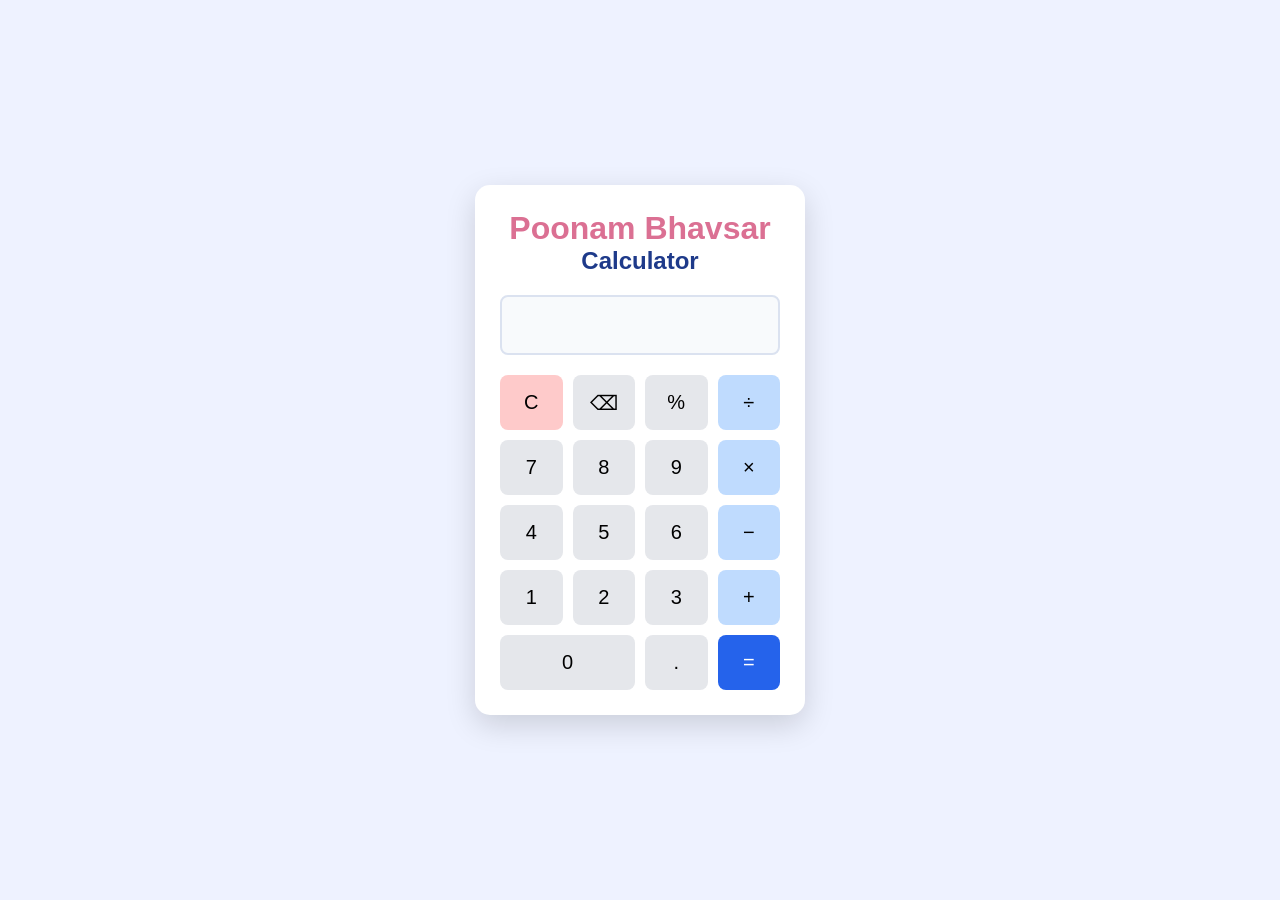
<file: Calculator/index.html>
<!DOCTYPE html>
<html lang="en">
<head>
    <meta charset="UTF-8">
    <meta name="viewport" content="width=device-width, initial-scale=1.0">

    <title>Calculator</title>

    <link rel="stylesheet" href="style.css">
</head>

<body>
    
    <div class="calculator">
        <h1 align="center" style="color: palevioletred;">Poonam Bhavsar</h1>
        <h2>Calculator</h2>

        <input type="text" id="display" readonly>

        <div class="buttons">

            <button onclick="clearDisplay()" class="clear">C</button>
            <button onclick="deleteLast()">⌫</button>
            <button onclick="addValue('%')">%</button>
            <button onclick="addValue('/')" class="operator">÷</button>

            <button onclick="addValue('7')">7</button>
            <button onclick="addValue('8')">8</button>
            <button onclick="addValue('9')">9</button>
            <button onclick="addValue('*')" class="operator">×</button>

            <button onclick="addValue('4')">4</button>
            <button onclick="addValue('5')">5</button>
            <button onclick="addValue('6')">6</button>
            <button onclick="addValue('-')" class="operator">−</button>

            <button onclick="addValue('1')">1</button>
            <button onclick="addValue('2')">2</button>
            <button onclick="addValue('3')">3</button>
            <button onclick="addValue('+')" class="operator">+</button>

            <button onclick="addValue('0')" class="zero">0</button>
            <button onclick="addValue('.')">.</button>
            <button onclick="calculate()" class="equal">=</button>

        </div>

    </div>


    <script src="script.js"></script>

</body>
</html>
</file>
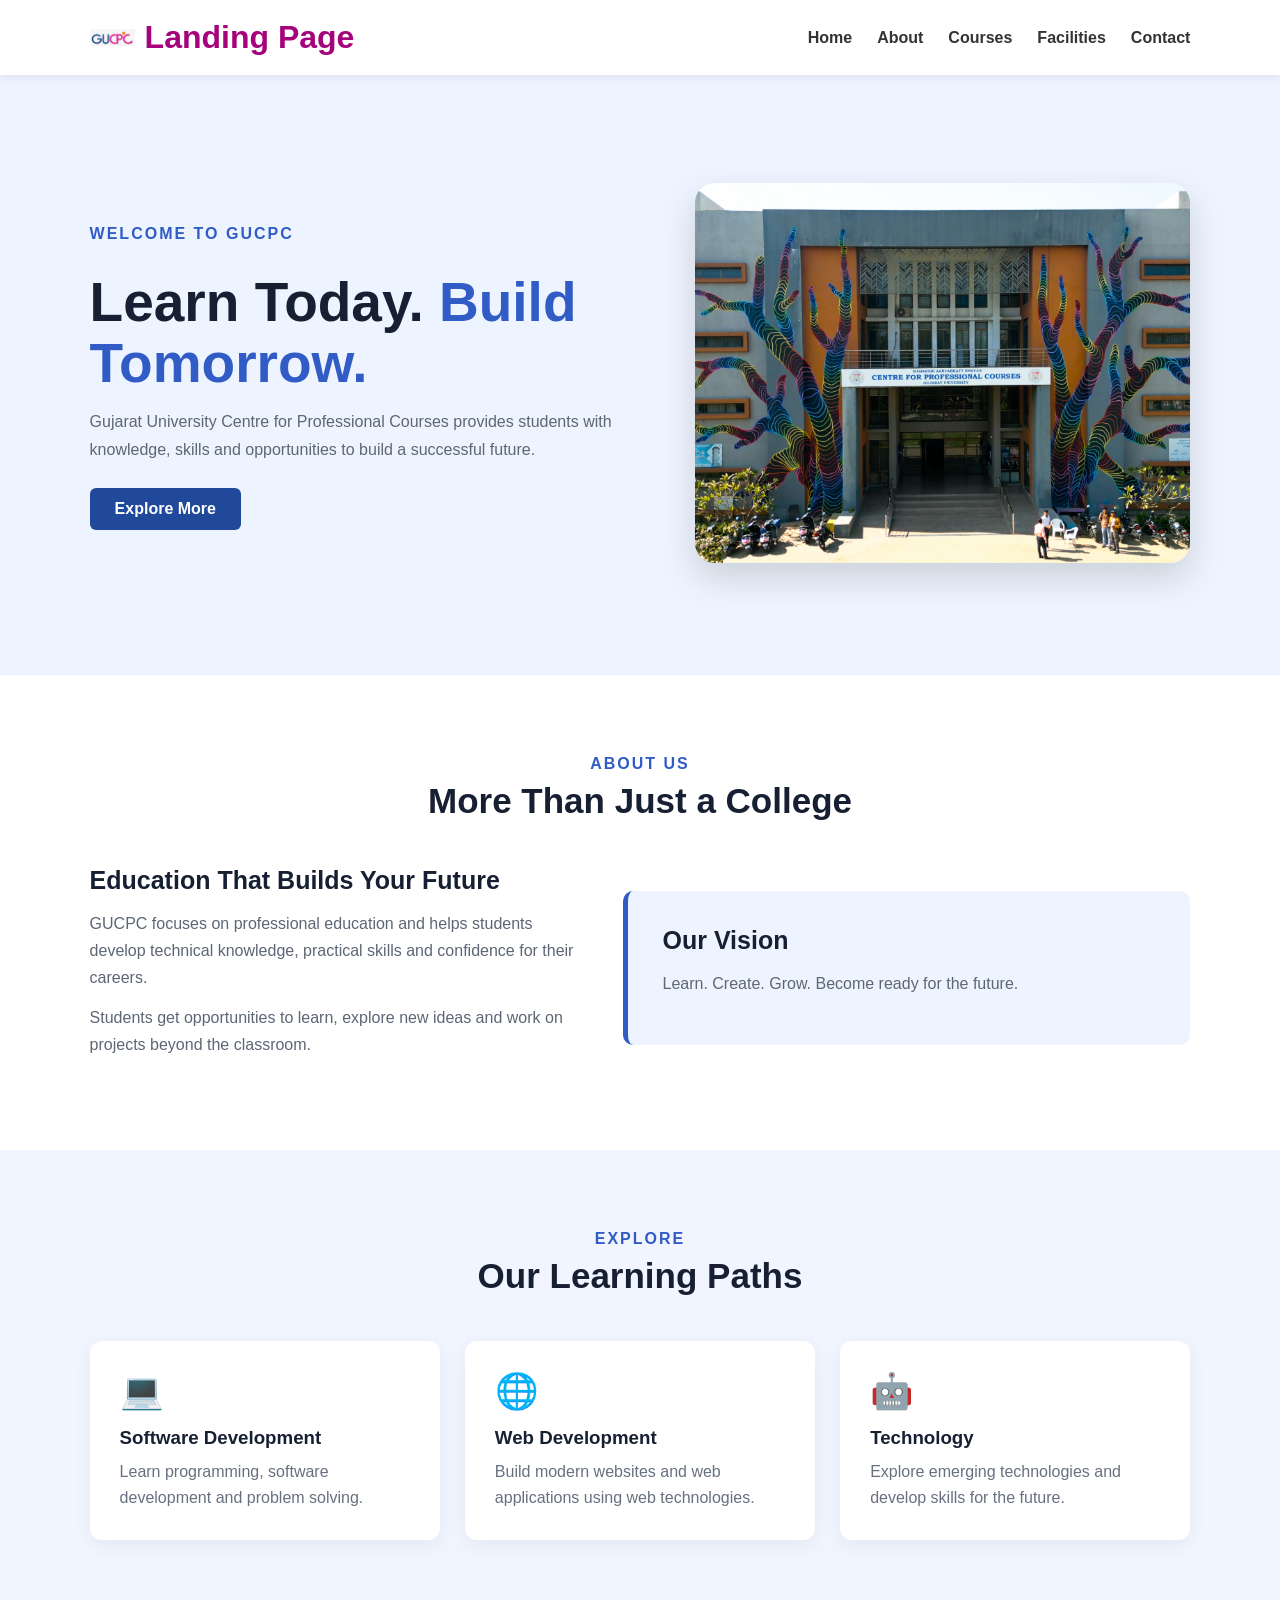
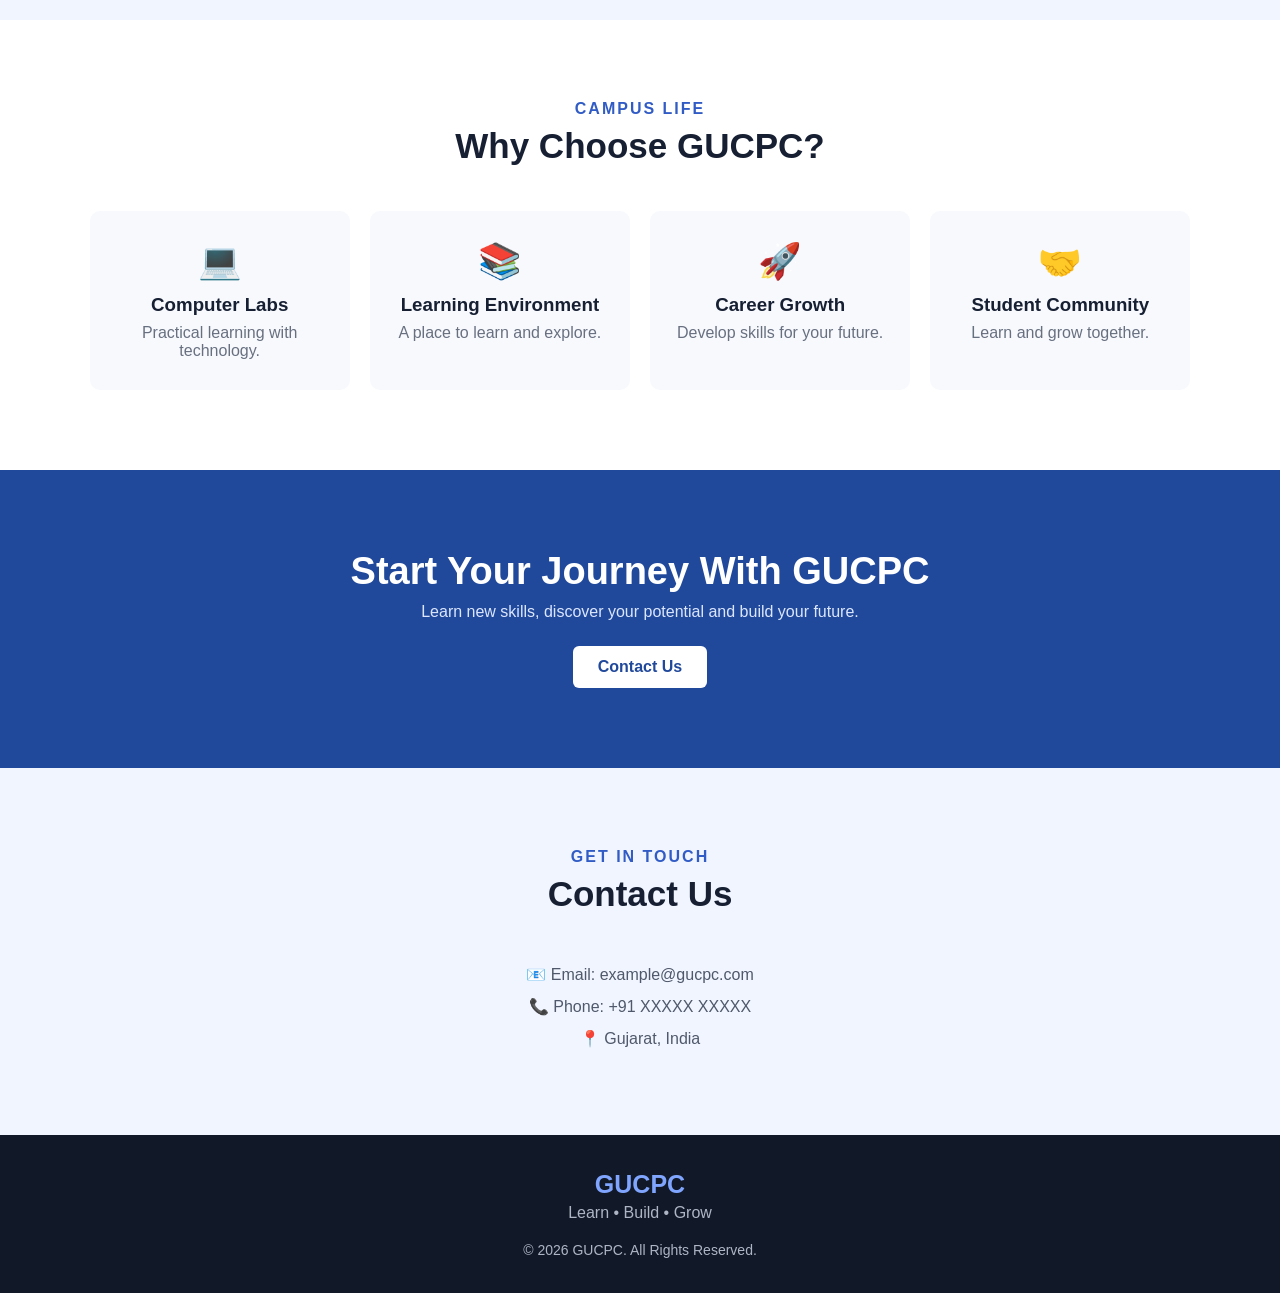
<file: Landing Page/index.html>
<!DOCTYPE html>
<html lang="en">
<head>
    <meta charset="UTF-8">
    <meta name="viewport" content="width=device-width, initial-scale=1.0">

    <title>GUCPC | College</title>

    <link rel="stylesheet" href="style.css">
</head>

<body>

    

    <header>
        <div class="logo">
            <img src="images/logo.png" alt="GUCPC Logo">
            
            
            <h1 style="color: rgb(164, 3, 124);">Landing Page</h1>
        </div>

        <nav>
            <a href="#home">Home</a>
            <a href="#about">About</a>
            <a href="#courses">Courses</a>
            <a href="#facilities">Facilities</a>
            <a href="#contact">Contact</a>
        </nav>
    </header>


    

    <section class="hero" id="home">

        <div class="hero-text">

            <p>WELCOME TO GUCPC</p>

            <h1>
                Learn Today.
                <span>Build Tomorrow.</span>
            </h1>

            <p>
                Gujarat University Centre for Professional Courses
                provides students with knowledge, skills and opportunities
                to build a successful future.
            </p>

            <a href="#about" class="btn">Explore More</a>

        </div>

        <div class="hero-image">
            <img src="images/college.png" alt="GUCPC College">
        </div>

    </section>


    

    <section class="about" id="about">

        <div class="section-title">
            <p>ABOUT US</p>
            <h2>More Than Just a College</h2>
        </div>

        <div class="about-content">

            <div>
                <h3>Education That Builds Your Future</h3>

                <p>
                    GUCPC focuses on professional education and helps
                    students develop technical knowledge, practical skills
                    and confidence for their careers.
                </p>

                <p>
                    Students get opportunities to learn, explore new ideas
                    and work on projects beyond the classroom.
                </p>
            </div>

            <div class="about-box">
                <h3>Our Vision</h3>
                <p>
                    Learn. Create. Grow. Become ready for the future.
                </p>
            </div>

        </div>

    </section>


  

    <section class="courses" id="courses">

        <div class="section-title">
            <p>EXPLORE</p>
            <h2>Our Learning Paths</h2>
        </div>

        <div class="cards">

            <div class="card">
                <div class="icon">💻</div>
                <h3>Software Development</h3>
                <p>
                    Learn programming, software development and
                    problem solving.
                </p>
            </div>

            <div class="card">
                <div class="icon">🌐</div>
                <h3>Web Development</h3>
                <p>
                    Build modern websites and web applications
                    using web technologies.
                </p>
            </div>

            <div class="card">
                <div class="icon">🤖</div>
                <h3>Technology</h3>
                <p>
                    Explore emerging technologies and develop
                    skills for the future.
                </p>
            </div>

        </div>

    </section>


    

    <section class="facilities" id="facilities">

        <div class="section-title">
            <p>CAMPUS LIFE</p>
            <h2>Why Choose GUCPC?</h2>
        </div>

        <div class="facility-container">

            <div class="facility">
                <span>💻</span>
                <h3>Computer Labs</h3>
                <p>Practical learning with technology.</p>
            </div>

            <div class="facility">
                <span>📚</span>
                <h3>Learning Environment</h3>
                <p>A place to learn and explore.</p>
            </div>

            <div class="facility">
                <span>🚀</span>
                <h3>Career Growth</h3>
                <p>Develop skills for your future.</p>
            </div>

            <div class="facility">
                <span>🤝</span>
                <h3>Student Community</h3>
                <p>Learn and grow together.</p>
            </div>

        </div>

    </section>


    

    <section class="cta">

        <h2>Start Your Journey With GUCPC</h2>

        <p>
            Learn new skills, discover your potential
            and build your future.
        </p>

        <a href="#contact" class="btn">Contact Us</a>

    </section>



    <section class="contact" id="contact">

        <div class="section-title">
            <p>GET IN TOUCH</p>
            <h2>Contact Us</h2>
        </div>

        <div class="contact-info">

            <p>📧 Email: example@gucpc.com</p>
            <p>📞 Phone: +91 XXXXX XXXXX</p>
            <p>📍 Gujarat, India</p>

        </div>

    </section>


   

    <footer>

        <h3>GUCPC</h3>

        <p>Learn • Build • Grow</p>

        <p class="copyright">
            © 2026 GUCPC. All Rights Reserved.
        </p>

    </footer>

</body>
</html>
</file>
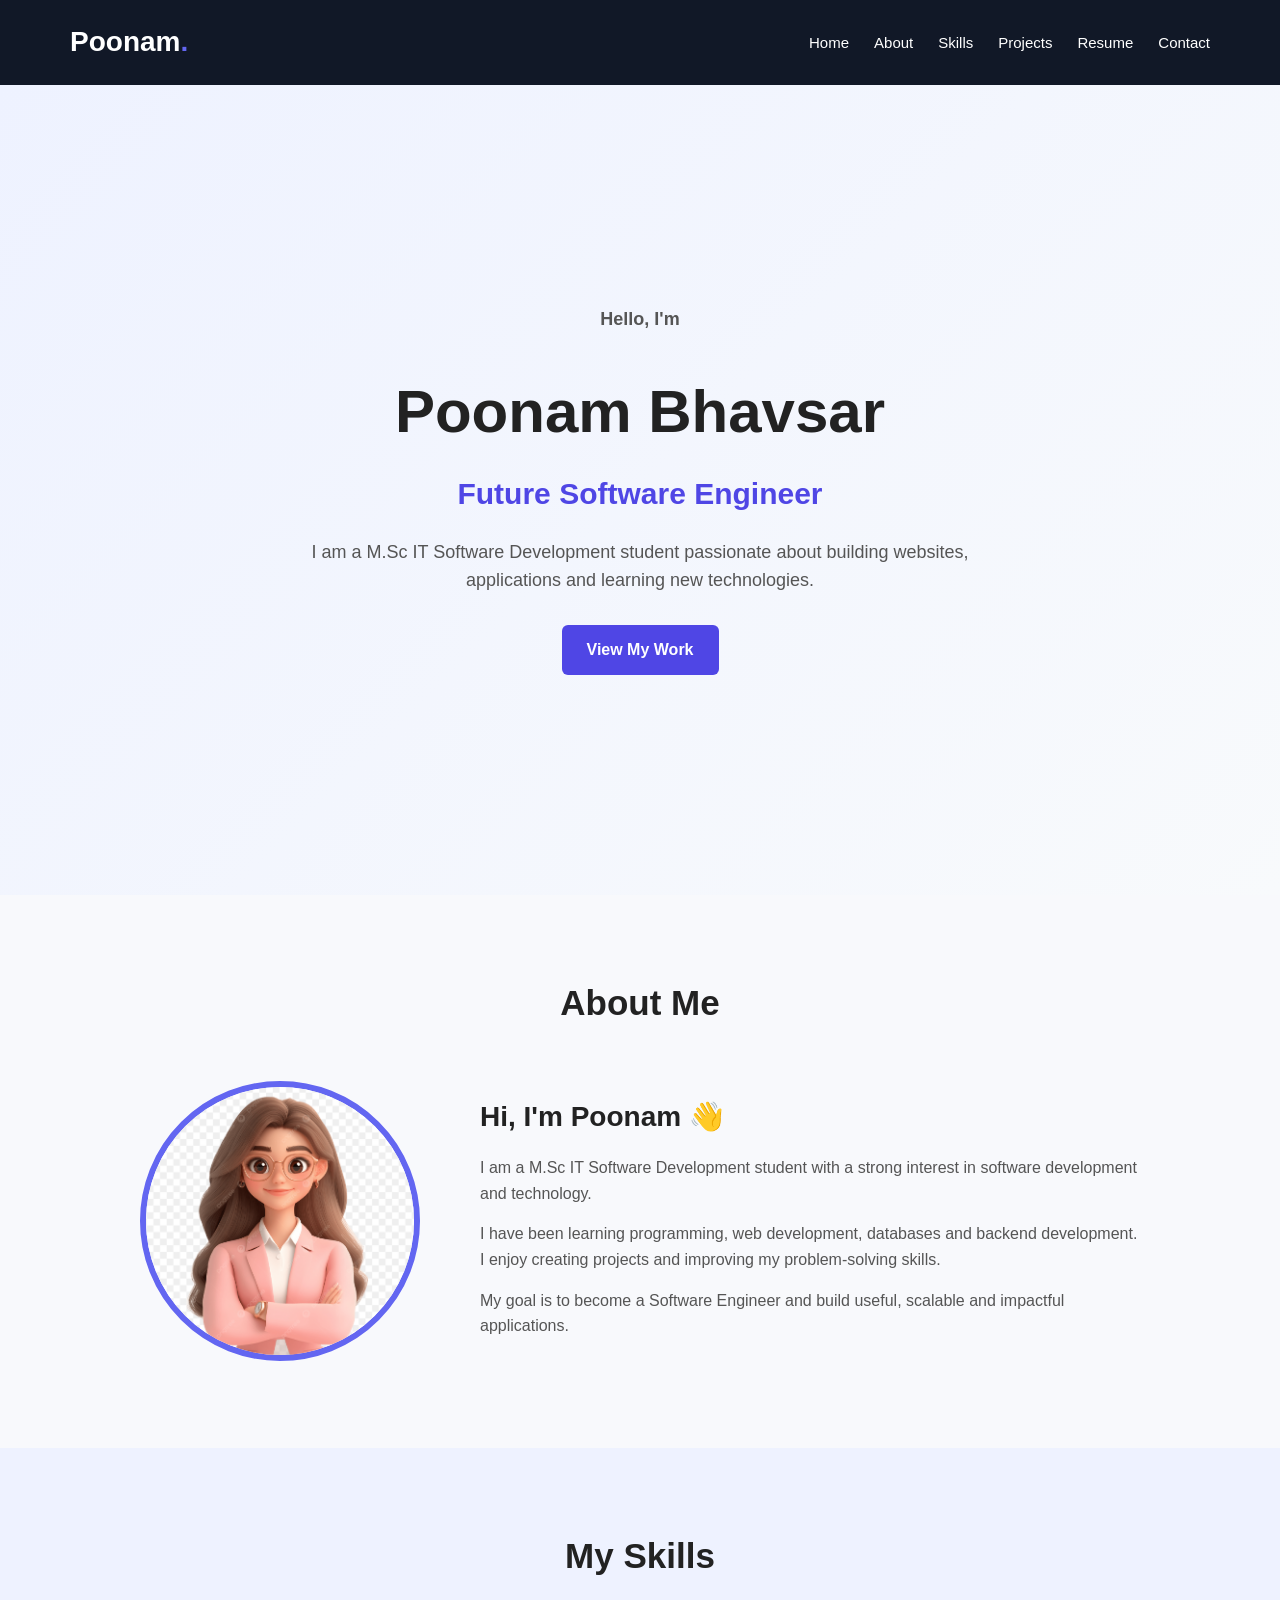
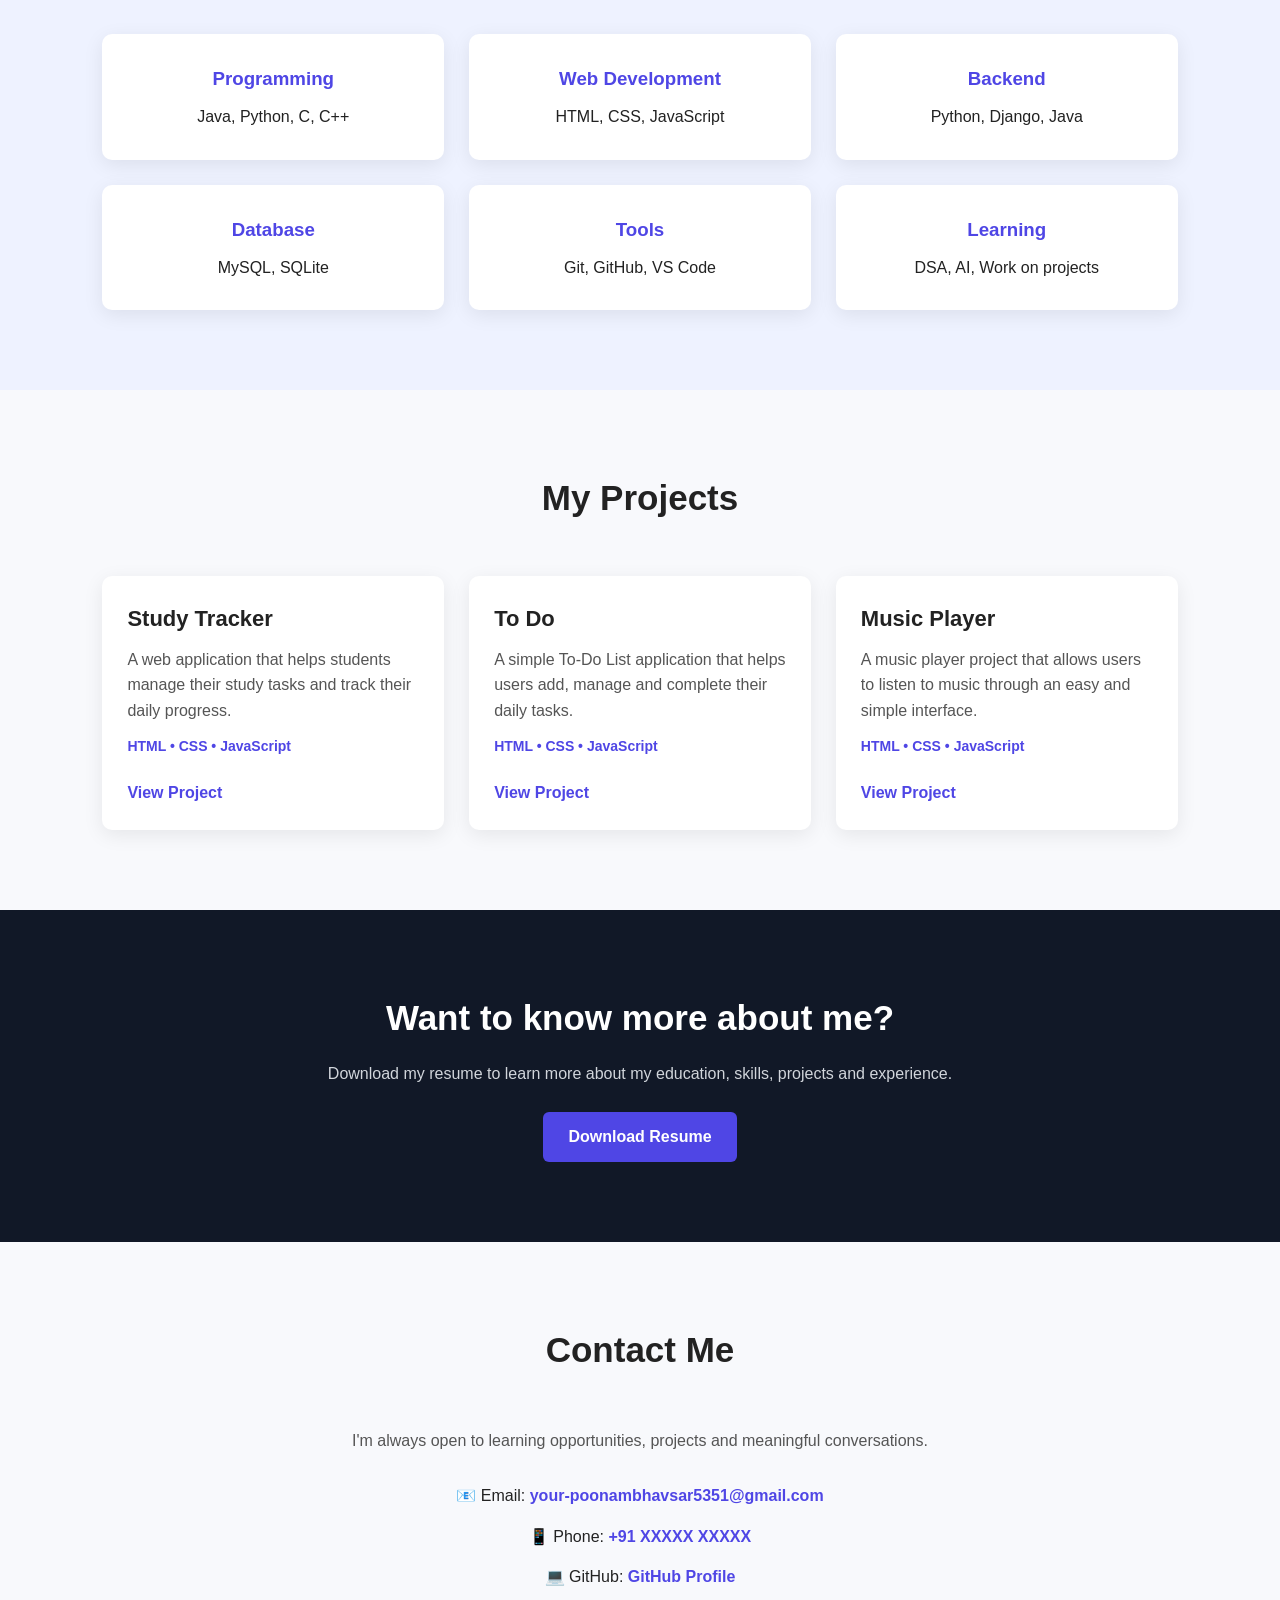
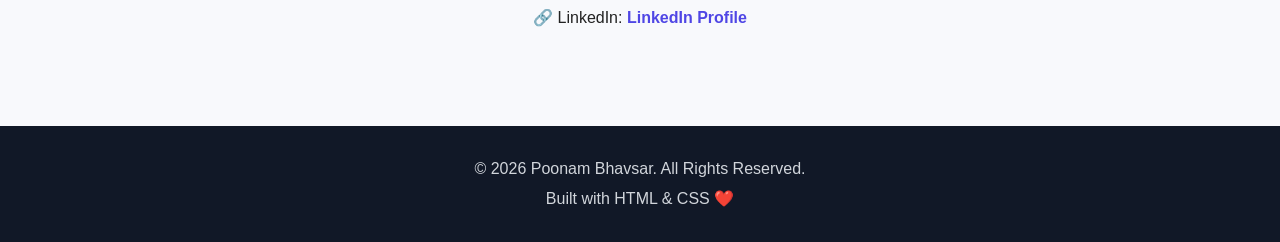
<file: Portfolio/index.html>
<!DOCTYPE html>
<html lang="en">
<head>
    <meta charset="UTF-8">
    <meta name="viewport" content="width=device-width, initial-scale=1.0">

    <title>Poonam Bhavsar | Software Developer</title>

    <link rel="stylesheet" href="style.css">
</head>

<body>

    <header>
        <nav class="navbar">

            <div class="logo">
                Poonam<span>.</span>
            </div>

            <ul class="nav-links">
                <li><a href="#home">Home</a></li>
                <li><a href="#about">About</a></li>
                <li><a href="#skills">Skills</a></li>
                <li><a href="#projects">Projects</a></li>
                <li><a href="#resume">Resume</a></li>
                <li><a href="#contact">Contact</a></li>
            </ul>

        </nav>
    </header>


    
    <section id="home" class="hero">

        <div class="hero-content">

            <p class="hello">Hello, I'm</p>

            <h1>Poonam Bhavsar</h1>

            <h2>Future Software Engineer</h2>

            <p>
                I am a M.Sc IT Software Development student passionate about
                building websites, applications and learning new technologies.
            </p>

            <a href="#projects" class="btn">View My Work</a>

        </div>

    </section>


    
    <section id="about" class="section">

        <h2 class="section-title">About Me</h2>

        <div class="about-container">

            <div class="about-image">
                <img src="images/profile.png" alt="Poonam Bhavsar">
            </div>

            <div class="about-content">

                <h3>Hi, I'm Poonam 👋</h3>

                <p>
                    I am a M.Sc IT Software Development student with a strong
                    interest in software development and technology.
                </p>

                <p>
                    I have been learning programming, web development,
                    databases and backend development. I enjoy creating
                    projects and improving my problem-solving skills.
                </p>

                <p>
                    My goal is to become a Software Engineer and build
                    useful, scalable and impactful applications.
                </p>

            </div>

        </div>

    </section>


   
    <section id="skills" class="section skills-section">

        <h2 class="section-title">My Skills</h2>

        <div class="skills-container">

            <div class="skill-card">
                <h3>Programming</h3>
                <p>Java, Python, C, C++</p>
            </div>

            <div class="skill-card">
                <h3>Web Development</h3>
                <p>HTML, CSS, JavaScript</p>
            </div>

            <div class="skill-card">
                <h3>Backend</h3>
                <p>Python, Django, Java</p>
            </div>

            <div class="skill-card">
                <h3>Database</h3>
                <p>MySQL, SQLite</p>
            </div>

            <div class="skill-card">
                <h3>Tools</h3>
                <p>Git, GitHub, VS Code</p>
            </div>

            <div class="skill-card">
                <h3>Learning</h3>
                <p>DSA, AI, Work on projects</p>
            </div>

        </div>

    </section>


   
    <section id="projects" class="section">

        <h2 class="section-title">My Projects</h2>

        <div class="projects-container">

            <!-- Project 1 -->
            <div class="project-card">

               

                <div class="project-content">

                    <h3>Study Tracker</h3>

                    <p>
                        A web application that helps students manage their
                        study tasks and track their daily progress.
                    </p>

                    <p class="technologies">
                        HTML • CSS • JavaScript
                    </p>

                    <a href="https://studytracker-poonambhavsar.netlify.app/" class="project-btn">View Project</a>

                </div>

            </div>


            <!-- Project 2 -->
            <div class="project-card">

                
                <div class="project-content">

                    <h3>To Do </h3>

                 


                <p>
            A simple To-Do List application that helps users add,
            manage and complete their daily tasks.
        </p>

        <p class="technologies">
            HTML • CSS • JavaScript
        </p>

                <a href="https://pb-task-manager.netlify.app/" class="project-btn">View Project</a>

            </div>

</div>
              


            <!-- Project 3 -->
            <div class="project-card">


                
                <div class="project-content">

               <h3>Music Player</h3>

        <p>
            A music player project that allows users to listen to
            music through an easy and simple interface.
        </p>

        <p class="technologies">
            HTML • CSS • JavaScript 
        </p>

        <a href="https://music-youtube-by-poonam.netlify.app/" class="project-btn">View Project</a>
                </div>

            </div>

        </div>

    </section>


   
    <section id="resume" class="resume-section">

        <h2>Want to know more about me?</h2>

        <p>
            Download my resume to learn more about my education,
            skills, projects and experience.
        </p>

        <a href="resume.pdf" download class="btn">
            Download Resume
        </a>

    </section>


    
    <section id="contact" class="section contact-section">

        <h2 class="section-title">Contact Me</h2>

        <p>
            I'm always open to learning opportunities, projects and
            meaningful conversations.
        </p>

        <div class="contact-info">

            <p>
                📧 Email:
                <a href="mailto:your-email@gmail.com">
                    your-poonambhavsar5351@gmail.com
                </a>
            </p>

            <p>
                📱 Phone:
                <a href="tel:+91XXXXXXXXXX">
                    +91 XXXXX XXXXX
                </a>
            </p>

            <p>
                💻 GitHub:
                <a href="#" target="_blank">
                    GitHub Profile
                </a>
            </p>

            <p>
                🔗 LinkedIn:
                <a href="#" target="_blank">
                    LinkedIn Profile
                </a>
            </p>

        </div>

    </section>


    
    <footer>

        <p>
            © 2026 Poonam Bhavsar. All Rights Reserved.
        </p>

        <p>
            Built with HTML & CSS ❤️
        </p>

    </footer>


</body>
</html>
</file>
<file: Calculator/style.css>
* {
    margin: 0;
    padding: 0;
    box-sizing: border-box;
}

body {
    font-family: Arial, sans-serif;

    min-height: 100vh;

    display: flex;
    justify-content: center;
    align-items: center;
    /* background-color: #f7aadb; */
    background-color: #eef2ff;
}

.calculator {
    width: 330px;

    padding: 25px;

    background-color: #ffffff;

    border-radius: 15px;

    box-shadow: 0 10px 30px rgba(0, 0, 0, 0.15);
}

.calculator h2 {
    text-align: center;

    margin-bottom: 20px;

    color: #1e3a8a;
}

#display {
    width: 100%;

    height: 60px;

    margin-bottom: 20px;

    padding: 10px;

    font-size: 28px;

    text-align: right;

    border: 2px solid #dbe2f0;

    border-radius: 8px;

    background-color: #f8fafc;
}

.buttons {
    display: grid;

    grid-template-columns: repeat(4, 1fr);

    gap: 10px;
}

button {
    height: 55px;

    border: none;

    border-radius: 8px;

    font-size: 20px;

    cursor: pointer;

    background-color: #e5e7eb;
}

button:hover {
    background-color: #d1d5db;
}

.operator {
    background-color: #bfdbfe;
}

.operator:hover {
    background-color: #93c5fd;
}

.clear {
    background-color: #fecaca;
}

.clear:hover {
    background-color: #fca5a5;
}

.equal {
    background-color: #2563eb;

    color: white;
}

.equal:hover {
    background-color: #1d4ed8;
}

.zero {
    grid-column: span 2;
}
</file>
<file: Landing Page/style.css>
* {
    margin: 0;
    padding: 0;
    box-sizing: border-box;
}

html {
    scroll-behavior: smooth;
}

body {
    font-family: Arial, sans-serif;
    color: #172033;
    background-color: #f8faff;
}

a {
    text-decoration: none;
}




header {
    background-color: white;
    padding: 15px 7%;

    display: flex;
    justify-content: space-between;
    align-items: center;

    position: sticky;
    top: 0;
    z-index: 10;

    box-shadow: 0 2px 10px rgba(0,0,0,0.08);
}

.logo {
    display: flex;
    align-items: center;
    gap: 10px;
}

.logo img {
    width: 45px;
    height: 45px;
    object-fit: contain;
}

.logo h2 {
    color: #21499b;
}

nav {
    display: flex;
    gap: 25px;
}

nav a {
    color: #333;
    font-weight: bold;
}

nav a:hover {
    color: #21499b;
}




.hero {
    min-height: 600px;

    padding: 70px 7%;

    display: flex;
    align-items: center;
    justify-content: space-between;

    gap: 50px;

    background-color: #eef4ff;
}

.hero-text {
    width: 50%;
}

.hero-text > p:first-child {
    color: #315cc5;
    font-weight: bold;
    letter-spacing: 2px;
}

.hero h1 {
    font-size: 55px;
    line-height: 1.1;
    margin: 15px 0;
}

.hero h1 span {
    color: #315cc5;
}

.hero-text p {
    color: #5d6675;
    line-height: 1.7;
    margin-bottom: 25px;
}

.hero-image {
    width: 45%;
}

.hero-image img {
    width: 100%;
    height: 380px;
    object-fit: cover;

    border-radius: 20px;

    box-shadow: 0 15px 35px rgba(0,0,0,0.15);
}

.btn {
    display: inline-block;

    background-color: #21499b;
    color: white;

    padding: 12px 25px;

    border-radius: 6px;

    font-weight: bold;
}

.btn:hover {
    background-color: #173774;
}




section {
    padding: 80px 7%;
}

.section-title {
    text-align: center;
    margin-bottom: 45px;
}

.section-title p {
    color: #315cc5;
    font-weight: bold;
    letter-spacing: 2px;
    margin-bottom: 8px;
}

.section-title h2 {
    font-size: 35px;
}




.about {
    background-color: white;
}

.about-content {
    display: flex;
    gap: 40px;
    align-items: center;
}

.about-content > div {
    flex: 1;
}

.about-content h3 {
    font-size: 25px;
    margin-bottom: 15px;
}

.about-content p {
    color: #5d6675;
    line-height: 1.7;
    margin-bottom: 12px;
}

.about-box {
    background-color: #eef4ff;
    padding: 35px;
    border-left: 5px solid #315cc5;
    border-radius: 10px;
}




.courses {
    background-color: #f1f5ff;
}

.cards {
    display: flex;
    gap: 25px;
}

.card {
    background-color: white;

    padding: 30px;

    flex: 1;

    border-radius: 12px;

    box-shadow: 0 5px 20px rgba(0,0,0,0.06);

    transition: 0.3s;
}

.card:hover {
    transform: translateY(-8px);
}

.icon {
    font-size: 35px;
    margin-bottom: 15px;
}

.card h3 {
    margin-bottom: 10px;
}

.card p {
    color: #687080;
    line-height: 1.6;
}



.facilities {
    background-color: white;
}

.facility-container {
    display: grid;

    grid-template-columns: repeat(4, 1fr);

    gap: 20px;
}

.facility {
    text-align: center;

    padding: 30px 15px;

    background-color: #f7f9fd;

    border-radius: 10px;
}

.facility span {
    font-size: 35px;
}

.facility h3 {
    margin: 12px 0 8px;
}

.facility p {
    color: #687080;
}




.cta {
    text-align: center;

    background-color: #21499b;

    color: white;
}

.cta h2 {
    font-size: 38px;
    margin-bottom: 10px;
}

.cta p {
    margin-bottom: 25px;
    color: #dce7ff;
}

.cta .btn {
    background-color: white;
    color: #21499b;
}




.contact {
    background-color: #f1f5ff;

    text-align: center;
}

.contact-info {
    line-height: 2;
    color: #4f596b;
}




footer {
    background-color: #111827;

    color: white;

    text-align: center;

    padding: 35px 7%;
}

footer h3 {
    color: #7fa5ff;
    font-size: 25px;
    margin-bottom: 5px;
}

footer p {
    color: #aeb6c5;
}

.copyright {
    margin-top: 20px;
    font-size: 14px;
}



@media (max-width: 800px) {

    header {
        flex-direction: column;
        gap: 15px;
    }

    nav {
        flex-wrap: wrap;
        justify-content: center;
    }

    .hero {
        flex-direction: column;
    }

    .hero-text,
    .hero-image {
        width: 100%;
    }

    .hero h1 {
        font-size: 42px;
    }

    .about-content {
        flex-direction: column;
    }

    .cards {
        flex-direction: column;
    }

    .facility-container {
        grid-template-columns: repeat(2, 1fr);
    }
}


@media (max-width: 500px) {

    .facility-container {
        grid-template-columns: 1fr;
    }

    .hero h1 {
        font-size: 35px;
    }
}
</file>
<file: Portfolio/style.css>
/* ================= GENERAL ================= */

* {
    margin: 0;
    padding: 0;
    box-sizing: border-box;
    scroll-behavior: smooth;
}

body {
    font-family: Arial, sans-serif;
    line-height: 1.6;
    color: #222;
    background-color: #f8f9fc;
}

a {
    text-decoration: none;
}

.section {
    padding: 80px 8%;
}

.section-title {
    text-align: center;
    font-size: 35px;
    margin-bottom: 50px;
}


/* ================= HEADER ================= */

header {
    background-color: #111827;
    position: sticky;
    top: 0;
    z-index: 1000;
}

.navbar {
    max-width: 1200px;
    margin: auto;
    padding: 20px 30px;

    display: flex;
    justify-content: space-between;
    align-items: center;
}

.logo {
    color: white;
    font-size: 28px;
    font-weight: bold;
}

.logo span {
    color: #6366f1;
}

.nav-links {
    display: flex;
    list-style: none;
    gap: 25px;
}

.nav-links a {
    color: white;
    font-size: 15px;
}

.nav-links a:hover {
    color: #818cf8;
}


/* ================= HERO ================= */

.hero {
    min-height: 90vh;

    display: flex;
    justify-content: center;
    align-items: center;

    text-align: center;

    padding: 50px 20px;

    background: linear-gradient(
        135deg,
        #eef2ff,
        #f8fafc
    );
}

.hero-content {
    max-width: 750px;
}

.hello {
    font-size: 20px;
    color: #6366f1;
    font-weight: bold;
}

.hero h1 {
    font-size: 60px;
    margin: 10px 0;
}

.hero h2 {
    font-size: 30px;
    color: #4f46e5;
    margin-bottom: 20px;
}

.hero p {
    font-size: 18px;
    color: #555;
    margin-bottom: 30px;
}


/* ================= BUTTON ================= */

.btn {
    display: inline-block;

    background-color: #4f46e5;
    color: white;

    padding: 12px 25px;

    border-radius: 6px;

    font-weight: bold;

    transition: 0.3s;
}

.btn:hover {
    background-color: #3730a3;
    transform: translateY(-2px);
}


/* ================= ABOUT ================= */

.about-container {
    max-width: 1000px;
    margin: auto;

    display: flex;
    align-items: center;
    gap: 60px;
}

.about-image img {
    width: 280px;
    height: 280px;

    object-fit: cover;

    border-radius: 50%;

    border: 6px solid #6366f1;
}

.about-content {
    flex: 1;
}

.about-content h3 {
    font-size: 28px;
    margin-bottom: 15px;
}

.about-content p {
    margin-bottom: 15px;
    color: #555;
}


/* ================= SKILLS ================= */

.skills-section {
    background-color: #eef2ff;
}

.skills-container {
    max-width: 1100px;
    margin: auto;

    display: grid;

    grid-template-columns: repeat(3, 1fr);

    gap: 25px;
}

.skill-card {
    background-color: white;

    padding: 30px;

    text-align: center;

    border-radius: 10px;

    box-shadow: 0 5px 20px rgba(0, 0, 0, 0.08);

    transition: 0.3s;
}

.skill-card:hover {
    transform: translateY(-5px);
}

.skill-card h3 {
    color: #4f46e5;
    margin-bottom: 10px;
}


/* ================= PROJECTS ================= */

.projects-container {
    max-width: 1100px;
    margin: auto;

    display: grid;

    grid-template-columns: repeat(3, 1fr);

    gap: 25px;
}

.project-card {
    background-color: white;

    border-radius: 10px;

    overflow: hidden;

    box-shadow: 0 5px 20px rgba(0, 0, 0, 0.08);

    transition: 0.3s;
}

.project-card:hover {
    transform: translateY(-5px);
}

.project-card img {
    width: 100%;
    height: 200px;

    object-fit: cover;
}

.project-content {
    padding: 25px;
}

.project-content h3 {
    font-size: 22px;
    margin-bottom: 10px;
}

.project-content p {
    color: #555;
    margin-bottom: 12px;
}

.technologies {
    font-size: 14px;
    font-weight: bold;
    color: #4f46e5 !important;
}

.project-btn {
    display: inline-block;

    margin-top: 10px;

    color: #4f46e5;

    font-weight: bold;
}

.project-btn:hover {
    text-decoration: underline;
}


/* ================= RESUME ================= */

.resume-section {
    text-align: center;

    padding: 80px 20px;

    background-color: #111827;

    color: white;
}

.resume-section h2 {
    font-size: 35px;
    margin-bottom: 15px;
}

.resume-section p {
    margin-bottom: 25px;
    color: #d1d5db;
}


/* ================= CONTACT ================= */

.contact-section {
    text-align: center;
}

.contact-section > p {
    color: #555;
    margin-bottom: 30px;
}

.contact-info p {
    margin: 15px 0;
}

.contact-info a {
    color: #4f46e5;
    font-weight: bold;
}


/* ================= FOOTER ================= */

footer {
    background-color: #111827;

    color: #d1d5db;

    text-align: center;

    padding: 25px;
}

footer p {
    margin: 5px;
}


/* ================= RESPONSIVE ================= */

@media (max-width: 800px) {

    .nav-links {
        gap: 10px;
    }

    .hero h1 {
        font-size: 45px;
    }

    .about-container {
        flex-direction: column;
        text-align: center;
    }

    .skills-container,
    .projects-container {
        grid-template-columns: 1fr;
    }

}


@media (max-width: 600px) {

    .navbar {
        flex-direction: column;
        gap: 15px;
    }

    .nav-links {
        flex-wrap: wrap;
        justify-content: center;
    }

    .hero h1 {
        font-size: 38px;
    }

    .hero h2 {
        font-size: 23px;
    }

}
</file>
